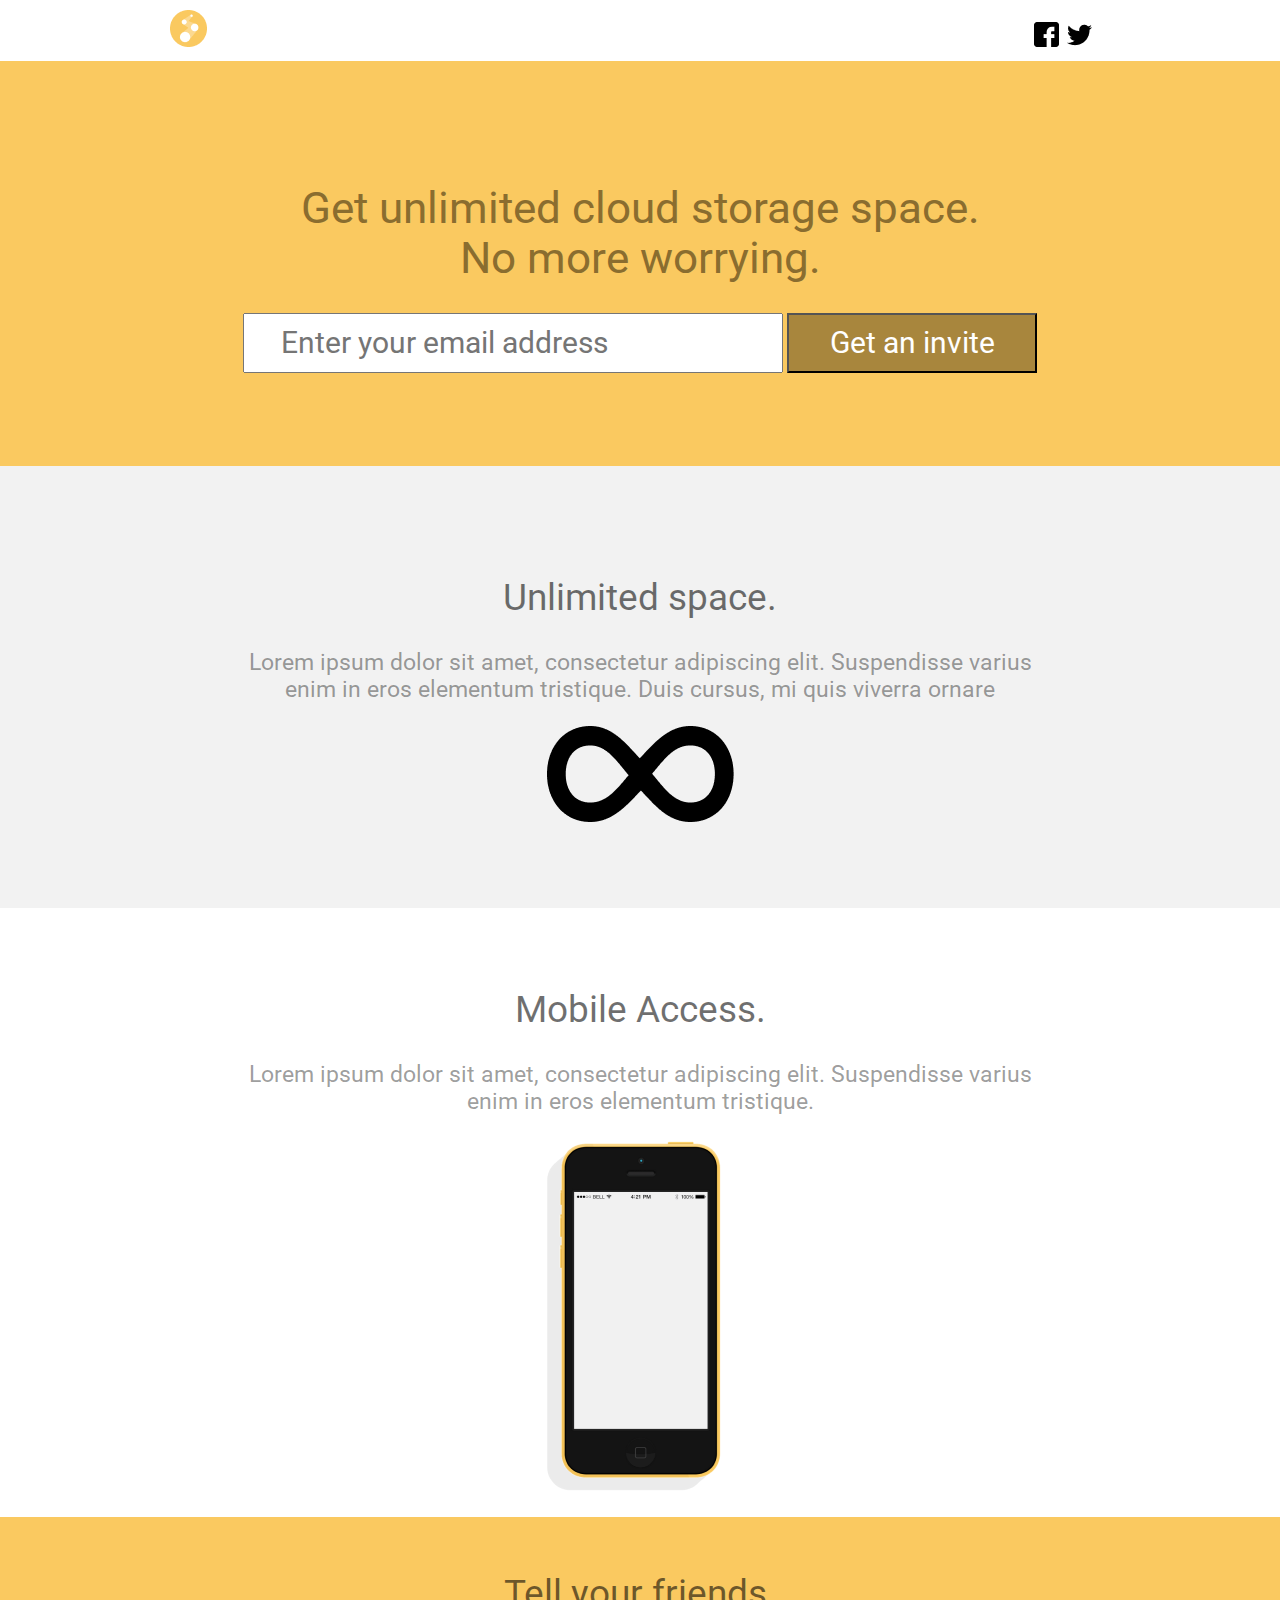
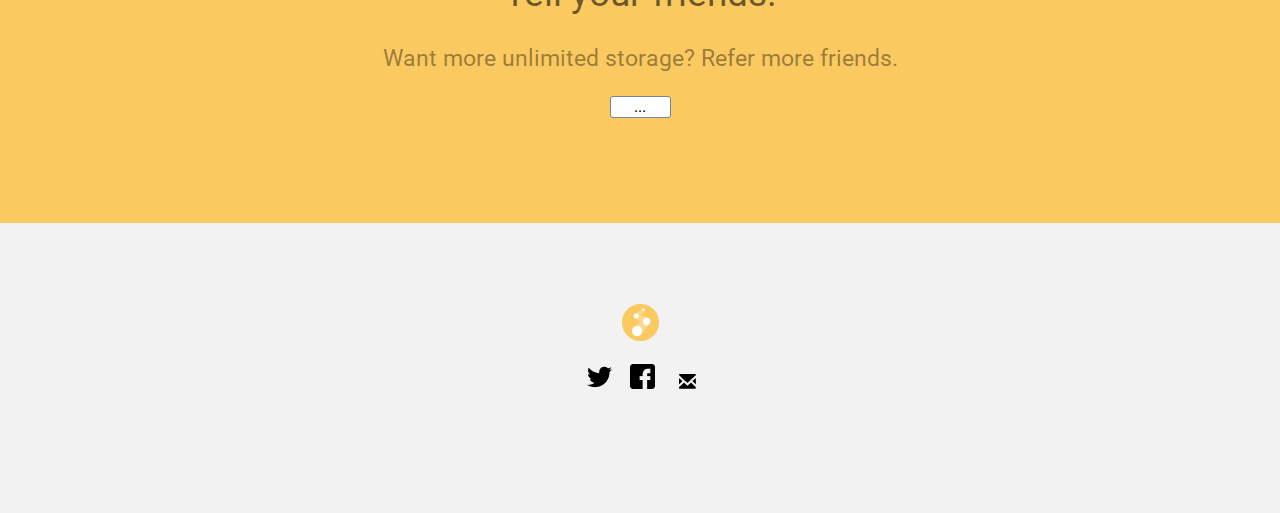
<file: HW3/index.html>
<!DOCTYPE html>
<html lang="en">
<head>
    <meta charset="UTF-8">
    <meta http-equiv="X-UA-Compatible" content="IE=edge">
    <meta name="viewport" content="width=device-width, initial-scale=1.0">
    <title>Document</title>
    <link rel="preconnect" href="https://fonts.googleapis.com">
    <link rel="preconnect" href="https://fonts.gstatic.com" crossorigin>
    <link href="https://fonts.googleapis.com/css2?family=Roboto:wght@100;300;400;500;700;900&display=swap" rel="stylesheet">
    <link rel="stylesheet" href="normalize.css">
    <link rel="stylesheet" href="style.css"> 
</head>
<body>
    <header>
    <div class="wrapper">

        <div class="logo">
      <img src="img/logoheader.png" alt="logo">
        </div>
        <div class="links"> 
            <div class="fb">
            <a href="https://www.facebook.com/ProgAcademyUkraine/">
                <img src="img/fb.png" alt="fb">
            </a>
        </div>
        <div class="tw">
            <a href="https://twitter.com/ITPro">
                <img src="img/Twiter.png" alt="tw">
            </a>
        </div>
        </div>
    </div>
    </header>

   <main>
    
<div class="wrapper1">
    <h1>Get unlimited cloud storage space. <br> No more worrying.</h1>

<form action="">
    <input type="email" placeholder="Enter your email address">
    <input type="submit" value="Get an invite">
</form>
</div>

<div class="wrapper2">
    <h2>Unlimited space. </h2>
<p>Lorem ipsum dolor sit amet, consectetur adipiscing elit. Suspendisse varius <br>
     enim in eros elementum tristique. Duis cursus, mi quis viverra ornare</p>

<img src="img/infinity-icon.png" alt="infinity-icon">
</div>

<div class="wrapper3">
    <h2>Mobile Access.</h2>
    <p>Lorem ipsum dolor sit amet, consectetur adipiscing elit. Suspendisse varius <br>
         enim in eros elementum tristique.</p>

         <img src="img/Mobile.png" alt="Mobile">
</div>

<div class="wrapper4">
    <h2>Tell your friends.</h2>
 <p>Want more unlimited storage? Refer more friends.</p>

 <form action="">
    <input type="button" value="...">
 </form>
</div>

   </main>


    <footer>
        <div class="logo2">
          <img src="img/logoheader.png" alt="logo2">
        </div>
        <br>

        <div class="link2">
            <a id="tw" href="https://twitter.com/ITPro">
                <img src="img/Twiter.png" alt="tw">
            </a>


            <a id="fb" href="https://www.facebook.com/ProgAcademyUkraine/">
                <img src="img/fb.png" alt="fb">
            </a>
            <a id="mail" href="info@prog.academy">
                <!-- Why doesn't the email page open? -->
                <img src="img/Mail.png" alt="Mail">
            </a>

        </div>
    

        </a>
    </footer>
</body>
</html>
</file>
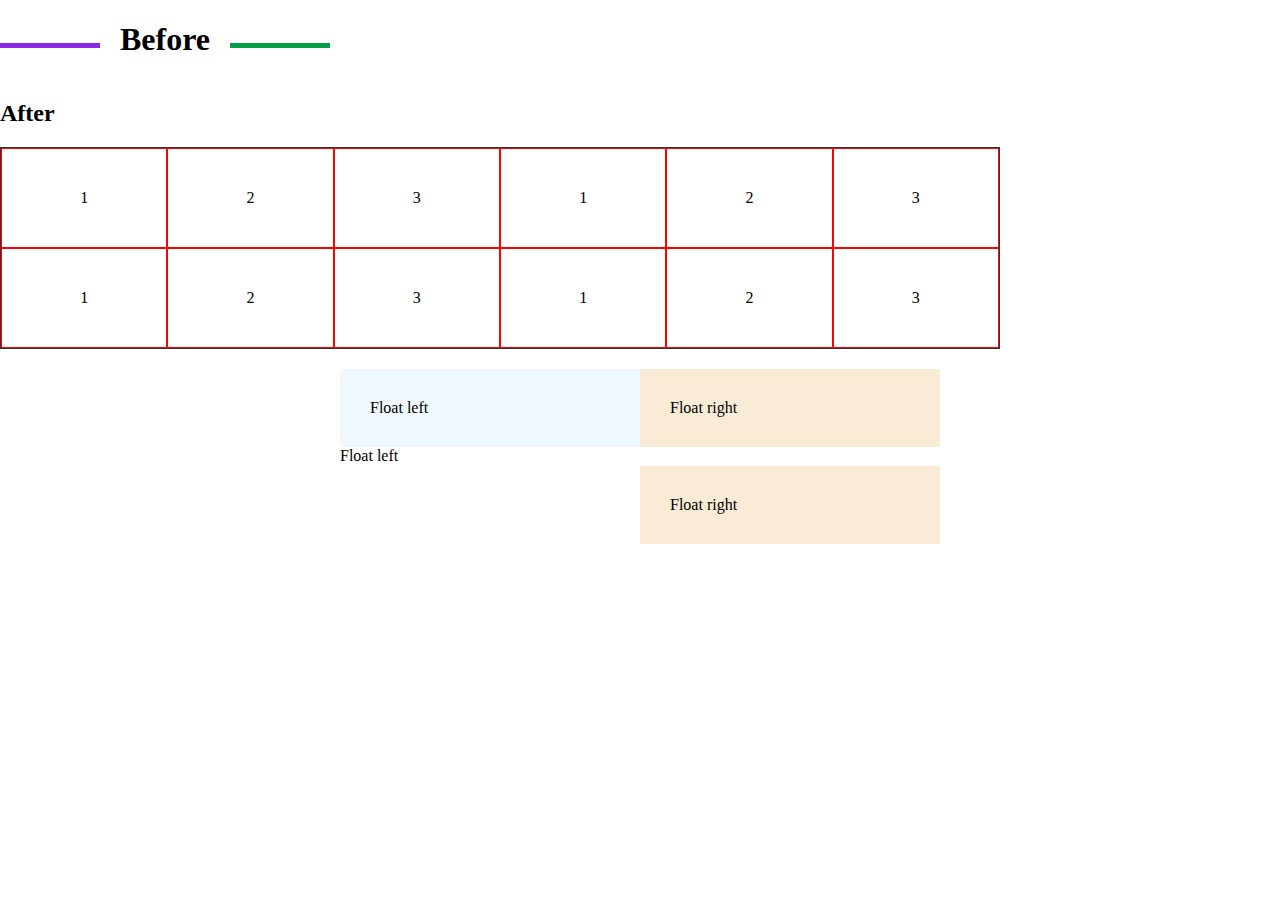
<file: HW5/index.html>
<!DOCTYPE html>
<html lang="en">
<head>
    <meta charset="UTF-8">
    <meta http-equiv="X-UA-Compatible" content="IE=edge">
    <meta name="viewport" content="width=device-width, initial-scale=1.0">
    <link rel="stylesheet" href="css/normalize.css">
    <link rel="stylesheet" href="css/style.css">
    <title>Document</title>
</head>
<body>
    <h1>
        Before
    </h1>
    <h2>
        After
    </h2>
    <div class="table">
        <div class="row">
            <div class="cell">1</div>
            <div class="cell">2</div>
            <div class="cell">3</div>
            <div class="cell">1</div>
            <div class="cell">2</div>
            <div class="cell">3</div>
        </div>
        <div class="row">
            <div class="cell">1</div>
            <div class="cell">2</div>
            <div class="cell">3</div>
            <div class="cell">1</div>
            <div class="cell">2</div>
            <div class="cell">3</div>
        </div>
    </div>
    
<div class="float-block">
    <div class="first">Float left</div>

    <div class="second">Float right</div>
</div>



<div class="float-block">
    <div class="c">Float left</div>

    <div class="second">Float right</div>
</div>



</body>
</html>
</file>
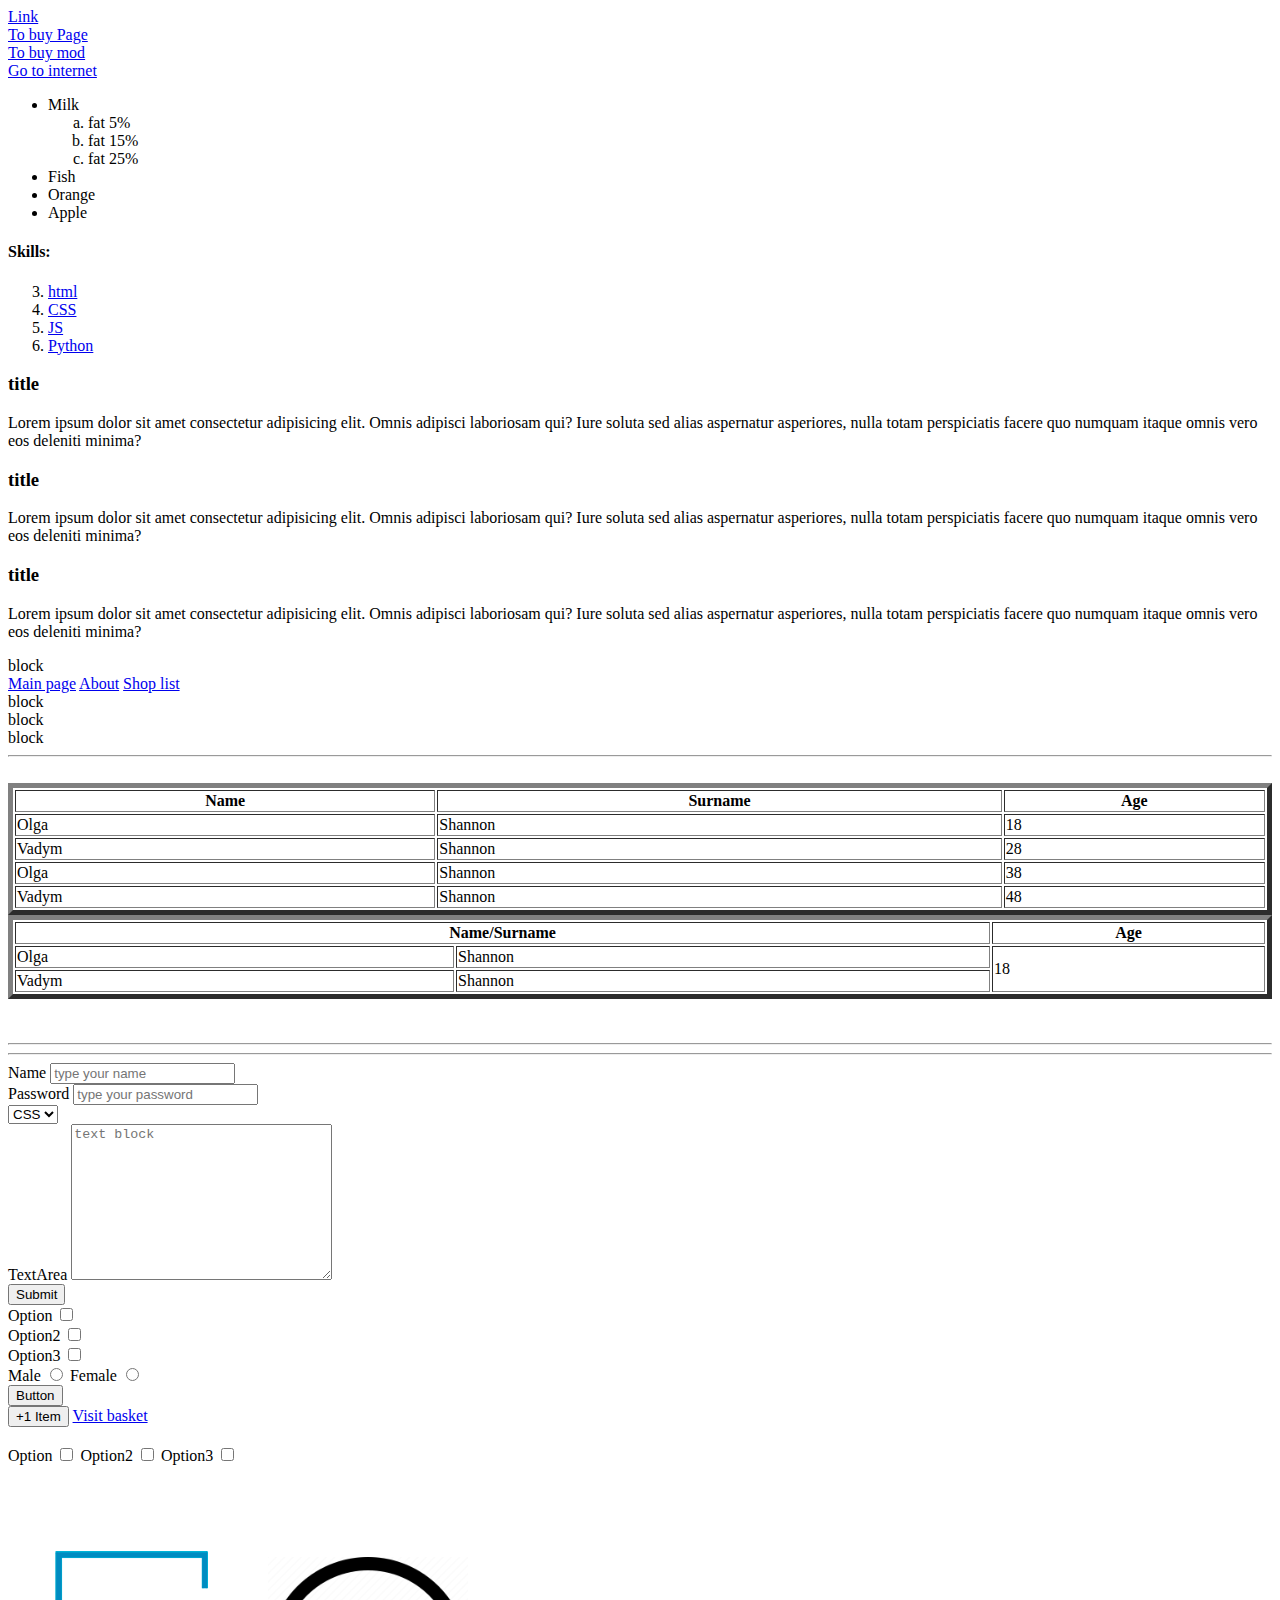
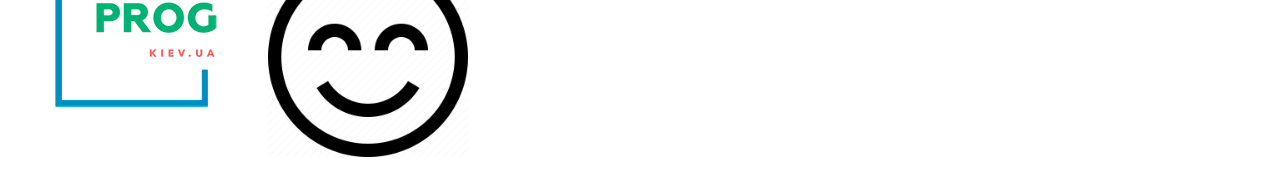
<file: 02/Online lesson 2/index.html>
<!DOCTYPE html>
<html lang="en">
  <head>
    <meta charset="UTF-8" />
    <meta http-equiv="X-UA-Compatible" content="IE=edge" />
    <meta name="viewport" content="width=device-width, initial-scale=1.0" />
    <title>Online lesson 2</title>
  </head>
  <body>
    <a href="#">Link</a>
    <br />
    <a href="html/buy.html">To buy Page</a>
    <br />

    <a href="html/buy.html" target="_blank">To buy mod</a>
    <br />
    <a
      href="https://w3schoolsua.github.io/html/html_form_input_types.html"
      target="_blank"
      >Go to internet</a
    >
    <ul>
      <li>
        Milk
        <ol type="a">
          <li>fat 5%</li>
          <li>fat 15%</li>
          <li>fat 25%</li>
        </ol>
      </li>
      <li>Fish</li>
      <li>Orange</li>
      <li>Apple</li>
    </ul>

    <h4>Skills:</h4>

    <ol start="3">
      <li>
        <a href="#"> html</a>
      </li>

      <li>
        <a href="#">CSS</a>
      </li>
      <li><a href="#">JS</a></li>
      <li><a href="#">Python</a></li>
    </ol>

    <div>
      <h3>title</h3>
      <p>
        Lorem ipsum dolor sit amet consectetur adipisicing elit. Omnis adipisci
        laboriosam qui? Iure soluta sed alias aspernatur asperiores, nulla totam
        perspiciatis facere quo numquam itaque omnis vero eos deleniti minima?
      </p>
    </div>

    <div>
      <h3>title</h3>
      <p>
        Lorem ipsum dolor sit amet consectetur adipisicing elit. Omnis adipisci
        laboriosam qui? Iure soluta sed alias aspernatur asperiores, nulla totam
        perspiciatis facere quo numquam itaque omnis vero eos deleniti minima?
      </p>
    </div>

    <div>
      <h3>title</h3>
      <p>
        Lorem ipsum dolor sit amet consectetur adipisicing elit. Omnis adipisci
        laboriosam qui? Iure soluta sed alias aspernatur asperiores, nulla totam
        perspiciatis facere quo numquam itaque omnis vero eos deleniti minima?
      </p>
    </div>

    <header>
      block

      <nav>
        <a href="#">Main page</a>
        <a href="#">About</a>
        <a href="#">Shop list </a>
      </nav>
    </header>

    <section>block</section>
    <main>block</main>

    <footer>block</footer>
    <hr />
    <br />
    <table border="5" style="width: 100%">
      <thead>
        <tr>
          <th>Name</th>
          <th>Surname</th>
          <th>Age</th>
        </tr>
      </thead>

      <tbody>
        <tr>
          <td>Olga</td>
          <td>Shannon</td>
          <td>18</td>
        </tr>

        <tr>
          <td>Vadym</td>
          <td>Shannon</td>
          <td>28</td>
        </tr>

        <tr>
          <td>Olga</td>
          <td>Shannon</td>
          <td>38</td>
        </tr>

        <tr>
          <td>Vadym</td>
          <td>Shannon</td>
          <td>48</td>
        </tr>
      </tbody>
    </table>

    <table border="5" style="width: 100%">
      <thead>
        <tr>
          <th colspan="2">Name/Surname</th>
          <th>Age</th>
        </tr>
      </thead>

      <tbody>
        <tr>
          <td>Olga</td>
          <td>Shannon</td>
          <td rowspan="2">18</td>
        </tr>

        <tr>
          <td>Vadym</td>
          <td>Shannon</td>
        </tr>
      </tbody>
    </table>
    <br />
    <br />
    <hr />
    <hr />
    <form action="">
      <div>
        <label for="name">Name</label>

        <input id="name" placeholder="type your name" type="text" />
      </div>
      <div>
        <label for="password">Password</label>

        <input id="password" placeholder="type your password" type="password" />
      </div>

      <div>
        <select name="" id="">
          <option value="01">Html</option>
          <option selected value="02">CSS</option>
          <option disabled value="03">JS</option>
        </select>
      </div>

      <div>
        <label for="text - block">TextArea</label>
        <textarea
          placeholder="text block"
          name=""
          id="text - block"
          cols="30"
          rows="10"
        ></textarea>
      </div>

      <div>
        <input type="submit" />
      </div>

      <div>
        <label for="check1">Option</label>
        <input type="checkbox" id="check1" />
      </div>

      <div>
        <label for="check2">Option2</label>
        <input type="checkbox" id="check2" />
      </div>

      <div>
        <label for="check3">Option3</label>
        <input type="checkbox" id="check3" />
      </div>

      <div>
        <label for="male">Male</label>
        <input type="radio" name="gender" id="male" />
        <label for="female">Female</label>
        <input type="radio" name="gender" id="female" />
      </div>

      <div>
        <button>Button</button>
      </div>
    </form>
    <button>+1 Item</button>
    <a href="#">Visit basket</a>
    <br />
    <br />

    <form action="">
      <div>
        <label for="check1">Option</label>
        <input type="checkbox" id="check1" />

        <label for="check2">Option2</label>
        <input type="checkbox" id="check2" />

        <label for="check3">Option3</label>
        <input type="checkbox" id="check3" />
      </div>
    </form>
    <br />
    <br />

    <div>
      <img src="img/logoK.png" alt="Course logo" />
      <img width="200" height="200" src="smile.png" alt="Smile Face" />
    </div>
  </body>
</html>
</file>
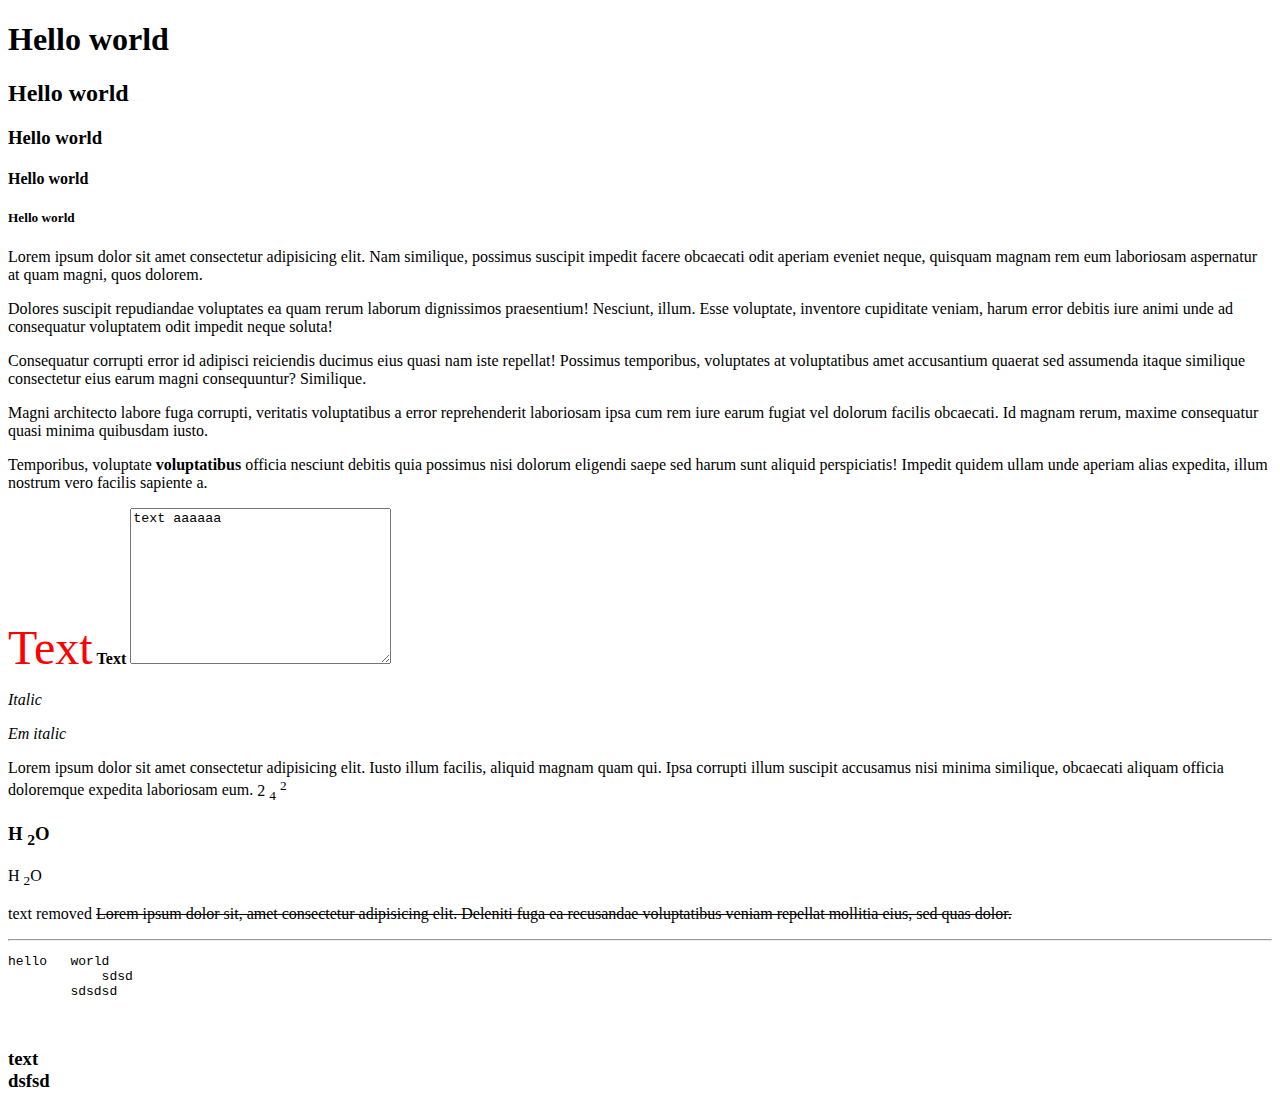
<file: test.html>
<!DOCTYPE html>
<html lang="en">
  <head>
    <meta charset="UTF-8" />
    <meta http-equiv="X-UA-Compatible" content="IE=edge" />
    <meta name="viewport" content="width=device-width, initial-scale=1.0" />
    <title>Document</title>
  </head>
  <body>
    <h1>Hello world</h1>
    <h2>Hello world</h2>
    <h3>Hello world</h3>
    <h4>Hello world</h4>
    <h5>Hello world</h5>

    <p>
      Lorem ipsum dolor sit amet consectetur adipisicing elit. Nam similique,
      possimus suscipit impedit facere obcaecati odit aperiam eveniet neque,
      quisquam magnam rem eum laboriosam aspernatur at quam magni, quos dolorem.
    </p>
    <p>
      Dolores suscipit repudiandae voluptates ea quam rerum laborum dignissimos
      praesentium! Nesciunt, illum. Esse voluptate, inventore cupiditate veniam,
      harum error debitis iure animi unde ad consequatur voluptatem odit impedit
      neque soluta!
    </p>
    <p>
      Consequatur corrupti error id adipisci reiciendis ducimus eius quasi nam
      iste repellat! Possimus temporibus, voluptates at voluptatibus amet
      accusantium quaerat sed assumenda itaque similique consectetur eius earum
      magni consequuntur? Similique.
    </p>
    <p>
      Magni architecto labore fuga corrupti, veritatis voluptatibus a error
      reprehenderit laboriosam ipsa cum rem iure earum fugiat vel dolorum
      facilis obcaecati. Id magnam rerum, maxime consequatur quasi minima
      quibusdam iusto.
    </p>
    <p>
      Temporibus, voluptate <strong>voluptatibus</strong> officia nesciunt
      debitis quia possimus nisi dolorum eligendi saepe sed harum sunt aliquid
      perspiciatis! Impedit quidem ullam unde aperiam alias expedita, illum
      nostrum vero facilis sapiente a.
    </p>

    <font size="35" color="red">Text</font>

    <b>Text</b>

    <strong>
      <textarea name="text" id="" cols="30" rows="10">text aaaaaa</textarea>
    </strong>

    <p>
      <i>Italic</i>
    </p>
    <p><em>Em italic</em></p>

    <span>
      Lorem ipsum dolor sit amet consectetur adipisicing elit. Iusto illum
      facilis, aliquid magnam quam qui. Ipsa corrupti illum suscipit accusamus
      nisi minima similique, obcaecati aliquam officia doloremque expedita
      laboriosam eum.
    </span>

    <span> 2 <sub>4</sub> <sup>2</sup> </span>

    <h3>H <sub>2</sub>O</h3>
    <p>H <sub>2</sub>O</p>

    <p>
      text removed
      <del
        >Lorem ipsum dolor sit, amet consectetur adipisicing elit. Deleniti fuga
        ea recusandae voluptatibus veniam repellat mollitia eius, sed quas
        dolor.</del
      >
    </p>

    <hr />

    <pre>
hello   world
            sdsd 
        sdsdsd
        
    </pre>
    <h3>
      text <br />
      dsfsd <br />
    </h3>
  </body>
</html>
</file>
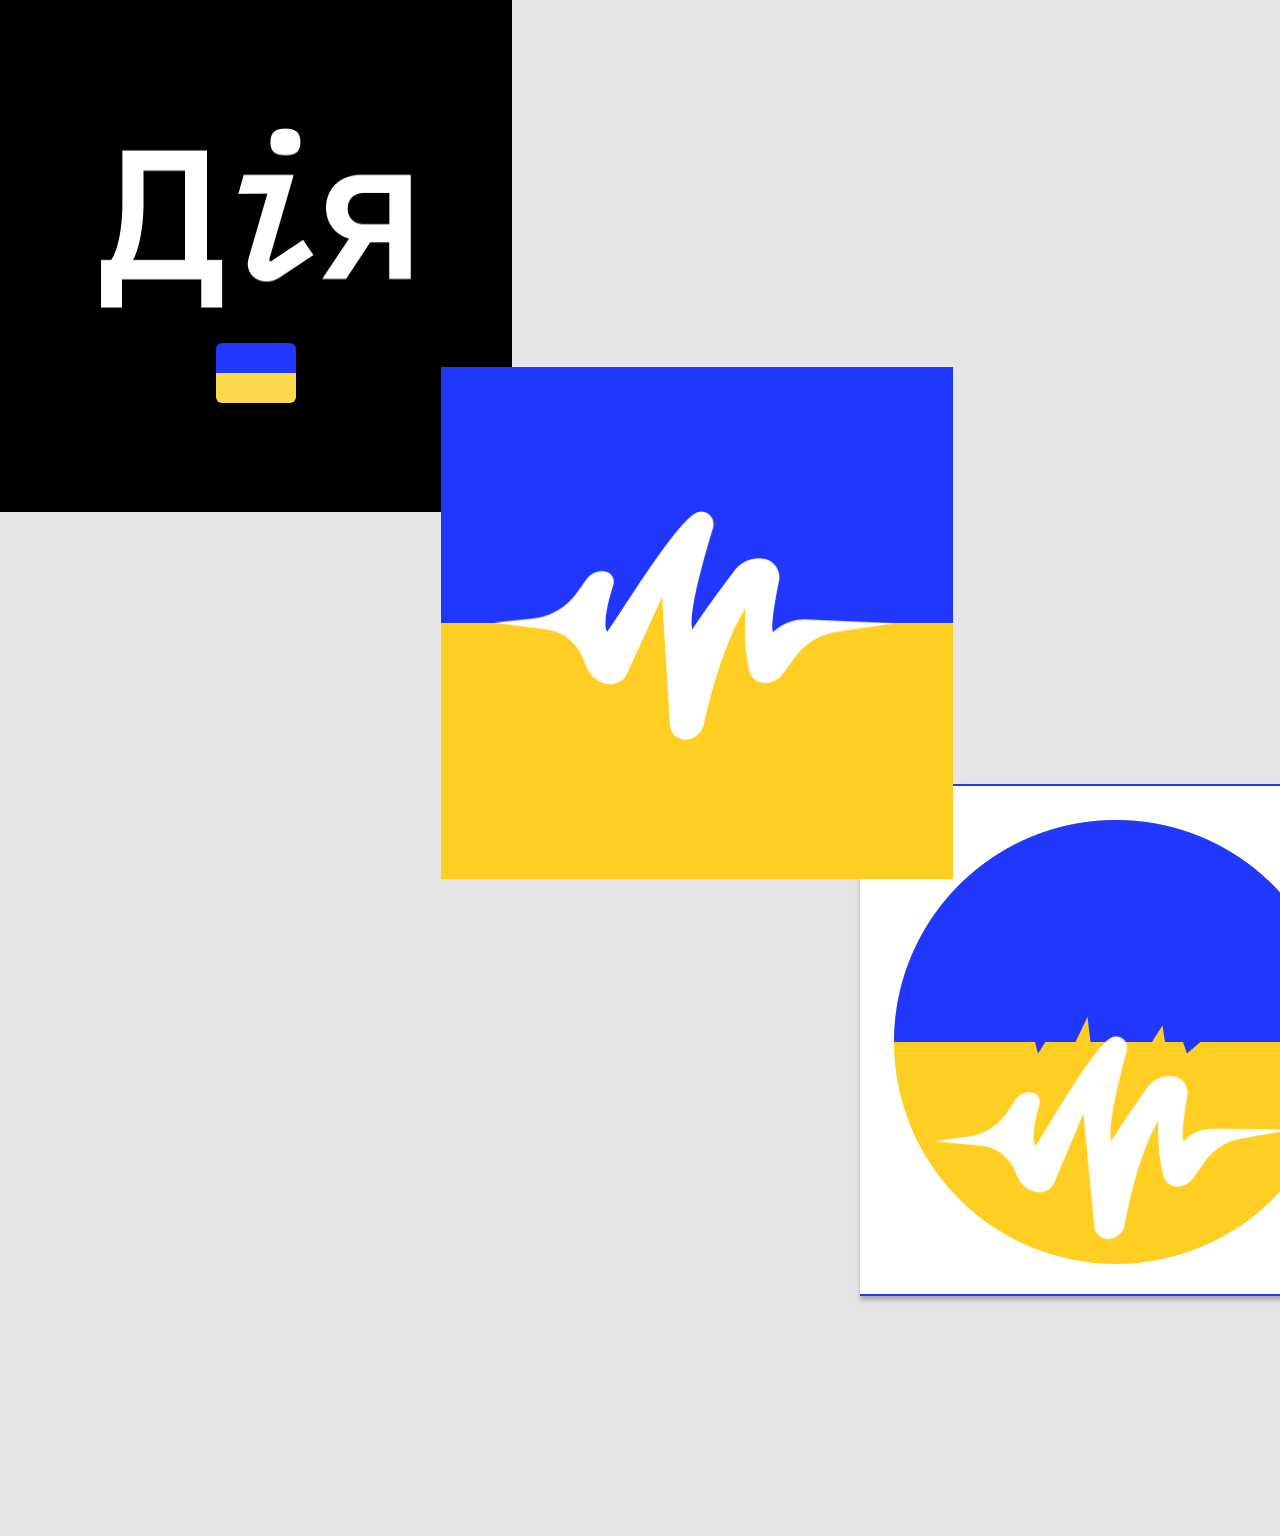
<file: HW4/index1.html>
<!DOCTYPE html>
<html lang="en">
<head>
    <meta charset="UTF-8">
    <meta http-equiv="X-UA-Compatible" content="IE=edge">
    <meta name="viewport" content="width=device-width, initial-scale=1.0">
    <title>Document</title>
    <link rel="stylesheet" href="style1.css">
    <link rel="stylesheet" href="normalize.css">
</head>
<body>
    <div class="Diia">
        <img src="img/Diia.png" class="img1" alt="Diia">
        <!-- <div class="Vector">Дія</div> не працює??-->
    </div>
   
    <div class="Diia-Flag">
        <!-- <img src="img/Diia-Flag.png" alt="Diia-Flag"> -->
        </div>



<div class="Square">
<img src="img/Blue.png" class="img2" alt="Blue">
<!-- <div class="rectangle"></div> -->

<img src="img/Glyph.png" class="img3" alt="Glyph">
</div>




<div class="Circle">

    <div class="blueSircle">
<img src="img/Blue Circle.png" class="img4" alt="BlueCircle">
</div>

<div class="border"></div>
<img src="img/Glyph (1).png" class="img5" alt="Glyph">


</div>



</body>
</html>
</file>
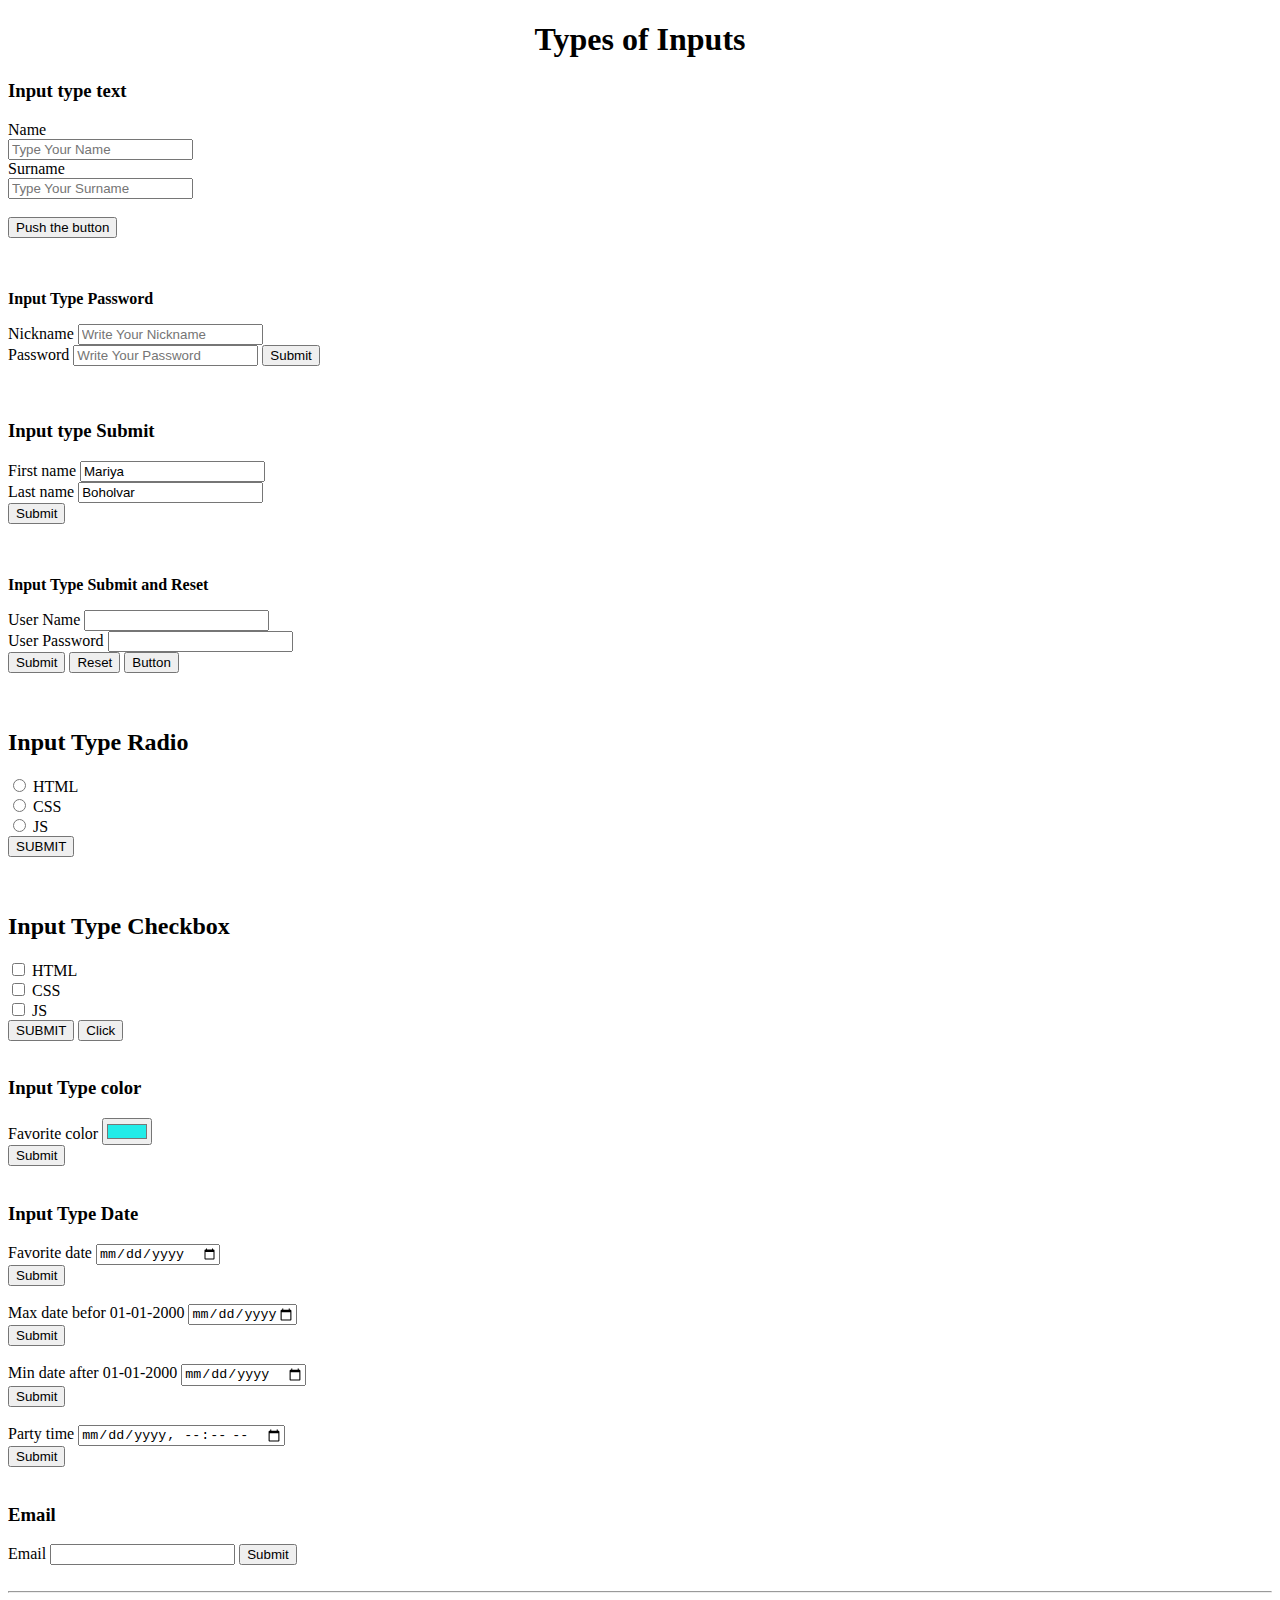
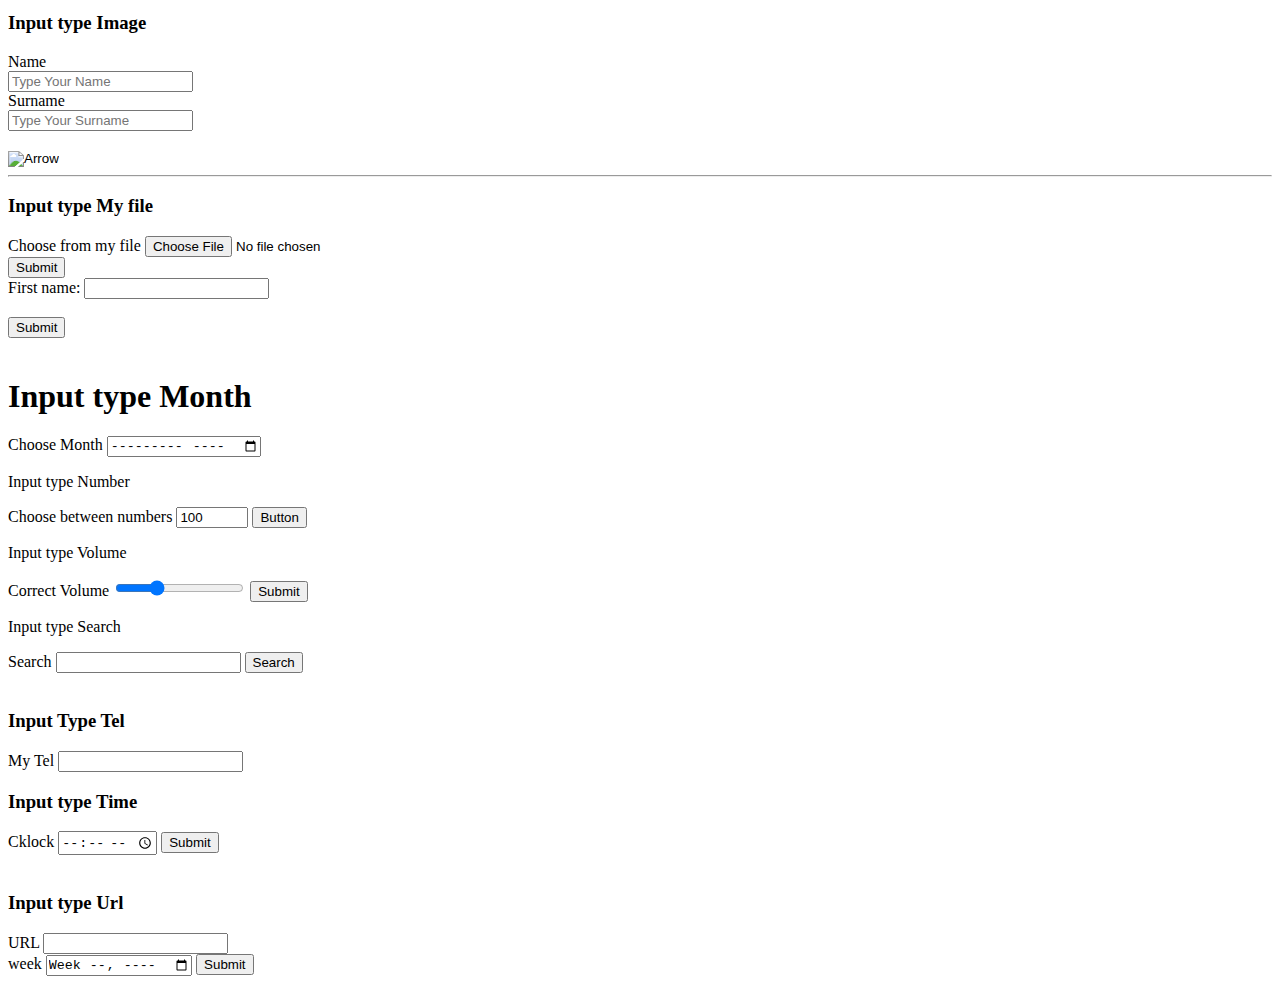
<file: 02/Home work 2/Inputs/inputs.html>
<!DOCTYPE html>
<html lang="en">
  <head>
    <meta charset="UTF-8" />
    <meta http-equiv="X-UA-Compatible" content="IE=edge" />
    <meta name="viewport" content="width=device-width, initial-scale=1.0" />
    <title>Types of inputs</title>
  </head>
  <body>
    <h1 style="text-align: center">
      <strong>Types of Inputs</strong>
    </h1>
    <form action="">
      <div>
        <h3><strong>Input type text</strong></h3>
        <label for="name">Name</label><br />
        <input type="text" id="name" placeholder="Type Your Name" /><br />
        <label for="sname">Surname</label><br />
        <input type="text" id="sname" placeholder="Type Your Surname" /><br />
        <br />
        <input type="button" value="Push the button" />
      </div>

      <br />
      <br />

      <div>
        <p><strong>Input Type Password</strong></p>
        <label for="nickname">Nickname</label>
        <input
          type="text"
          name="nickname"
          id="nickname"
          placeholder="Write Your Nickname"
        />
        <br />
        <label for="password">Password</label>
        <input
          type="password"
          name="password"
          id="password"
          placeholder="Write Your Password"
        />
        <input type="submit" value="Submit" />
      </div>

      <br />
      <br />

      <div>
        <h3>Input type Submit</h3>
        <label for="fname">First name</label>
        <input type="text" name="fname" id="fname" value="Mariya" />
        <br />
        <label for="lname">Last name</label>
        <input type="text" name="lname" id="lname" value="Boholvar" />
        <br />
        <input type="submit" value="Submit" />
      </div>
    </form>

    <br />
    <br />

    <form action="">
      <div>
        <p><strong>Input Type Submit and Reset</strong></p>
        <label for="user">User Name</label>
        <input type="text" id="user" />
        <br />
        <label for="user password">User Password</label>
        <input type="password" id="user password" />
        <br />
        <input type="submit" value="Submit" onclick="alert('Thanks')" />
        <input type="reset" value="Reset" onclick="alert('Thanks')" />
        <input type="button" value="Button" onclick="alert('Thanks')" />
      </div>
      <br />
      <br />

      <div>
        <h2>Input Type Radio</h2>

        <input type="radio" id="html" name="radio" />
        <label for="html">HTML</label>
        <br />
        <input type="radio" id="css" name="radio" />
        <label for="css">CSS</label>
        <br />
        <input type="radio" id="js" name="radio" />
        <label for="js">JS</label>
        <br />

        <input type="submit" value="SUBMIT" />
      </div>
      <br />
      <br />

      <div>
        <h2>Input Type Checkbox</h2>

        <input type="checkbox" id="check1" name="checkbox" />
        <label for="check1">HTML</label>
        <br />
        <input type="checkbox" id="check2" name="checkbox" />
        <label for="check2">CSS</label>
        <br />
        <input type="checkbox" id="check3" name="checkbox" />
        <label for="check3">JS</label>
        <br />
        <input type="submit" value="SUBMIT" />
        <input type="button" value="Click" onclick="alert('Good job')" />
      </div>
      <br />

      <div>
        <h3>Input Type color</h3>

        <label for="favcolor">Favorite color</label>
        <input type="color" name="favcolor" id="favcolor" value="#22ECE8" />
        <br />
        <input type="submit" value="Submit" />
      </div>
      <br />
      <div>
        <h3>Input Type Date</h3>

        <label for="favdate">Favorite date</label>
        <input type="date" name="favdate" id="favdate" />
        <br />
        <input type="submit" value="Submit" />
        <br />
        <br />

        <label for="datemax">Max date befor 01-01-2000</label>
        <input type="date" name="datemax" id="datemax" max="2000-01-01" />
        <br />
        <input type="submit" value="Submit" />

        <br />
        <br />
        <label for="mindate">Min date after 01-01-2000</label>
        <input type="date" name="mindate" id="mindate" min="2000-01-01" />
        <br />
        <input type="submit" value="Submit" />

        <br />
        <br />
        <label for="party">Party time</label>
        <input type="datetime-local" name="party" id="party" />
        <br />
        <input type="submit" value="Submit" />
      </div>
      <br />

      <div>
        <h3>Email</h3>
        <label for="email">Email</label>
        <input type="email" name="email" id="email" />
        <!-- <input type="hidden" id="custEmail" name="custEmail" value="100" /> Не зрозумів, як саме працює input - Hiden$$-->

        <input type="submit" value="Submit" />
      </div>

      <br />
      <hr />
      <div>
        <h3><strong>Input type Image</strong></h3>
        <label for="name 1">Name</label><br />
        <input type="text" id="name 1" placeholder="Type Your Name" /><br />
        <label for="sname 1">Surname</label><br />
        <input type="text" id="sname 1" placeholder="Type Your Surname" /><br />
        <br />
        <input
          type="image"
          src="https://www.w3schools.com/html/img_submit.gif"
          alt="Arrow"
        />
        <br />
        <hr />
        <h3>Input type My file</h3>
        <label for="myfile">Choose from my file</label>
        <input type="file" id="myfile" name="myfile" />
        <br />
        <input type="button" value="Submit" />
      </div>

      <div>
        <label for="fname">First name:</label>
        <input type="text" id="fname" name="fname" /><br /><br />
        <input type="hidden" id="custId" name="custId" value="3487" />
        <input type="submit" value="Submit" />
      </div>

      <br />
      <di>
        <h1>Input type Month</h1>
        <label name="Month">Choose Month</label>
        <input type="month" id="Month" name="Month" />
      </di>

      <br />
      <di>
        <p>Input type Number</p>
        <label name="numbers">Choose between numbers</label>
        <input
          type="number"
          id="numbers"
          name="numbers"
          min="-500"
          max="500"
          step="50"
          value="100"
        />
        <input type="submit" value="Button" />
      </di>
      <br />
      <di>
        <p>Input type Volume</p>
        <label name="Volume">Correct Volume</label>
        <input
          type="range"
          id="Volume"
          name="Volume"
          min="0"
          max="100"
          value="30"
        />
        <input type="submit" value="Submit" />
      </di>
      <br />
      <div>
        <p>Input type Search</p>
        <label name="GSaerch">Search</label>
        <input type="search" id="GSaerch" />
        <input type="submit" value="Search" />
      </div>
      <br />
      <h3>Input Type Tel</h3>
      <label for="mytel">My Tel</label>
      <input
        type="tel"
        id="mytel"
        name="mytel"
        pattern="[0-9]{3}-[0-9]{2}-[0-9]{3}"
        required
      />
      <br />
      <h3>Input type Time</h3>
      <div>
        <label for="cklock">Cklock</label>
        <input type="time" id="cklock" name="cklock" />
        <input type="button" value="Submit" />
      </div>

      <br />
      <h3>Input type Url</h3>
      <div>
        <label for="homepage">URL</label>
        <input type="url" id="homepage" name="homepage" />
        <br />
        <label for="week">week</label>
        <input type="week" id="week" />
        <input type="button" value="Submit" />
      </div>
    </form>
  </body>
</html>
</file>
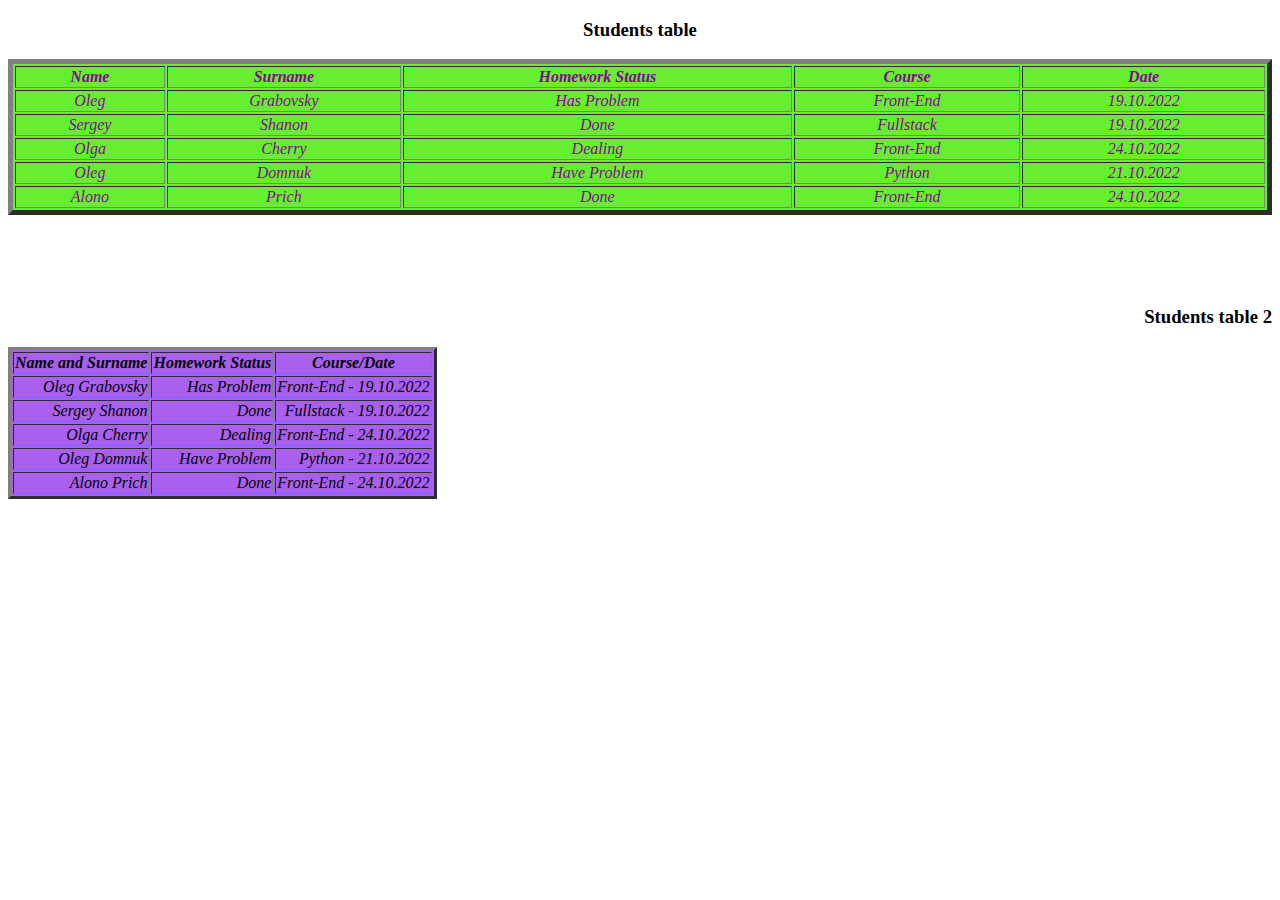
<file: 02/Home work 2/Table/Tables.html>
<!DOCTYPE html>
<html lang="en">
  <head>
    <meta charset="UTF-8" />
    <meta http-equiv="X-UA-Compatible" content="IE=edge" />
    <meta name="viewport" content="width=device-width, initial-scale=1.0" />
    <title>Table</title>
    <link rel="stylesheet" href="Style/Table.css" />
  </head>

  <body>
    <header>
      <h3 style="text-align: center">Students table</h3>
    </header>
    <table
      border="5"
      style="width: 100%; color: rgb(137, 5, 149); text-align: center"
    >
      <thead>
        <tr>
          <th>Name</th>
          <th>Surname</th>
          <th>Homework Status</th>
          <th>Course</th>
          <th>Date</th>
        </tr>
      </thead>

      <tbody>
        <tr>
          <td>Oleg</td>
          <td>Grabovsky</td>
          <td>Has Problem</td>
          <td>Front-End</td>
          <td>19.10.2022</td>
        </tr>

        <tr>
          <td>Sergey</td>
          <td>Shanon</td>
          <td>Done</td>
          <td>Fullstack</td>
          <td>19.10.2022</td>
        </tr>

        <tr>
          <td>Olga</td>
          <td>Cherry</td>
          <td>Dealing</td>
          <td>Front-End</td>
          <td>24.10.2022</td>
        </tr>

        <tr>
          <td>Oleg</td>
          <td>Domnuk</td>
          <td>Have Problem</td>
          <td>Python</td>
          <td>21.10.2022</td>
        </tr>

        <tr>
          <td>Alono</td>
          <td>Prich</td>
          <td>Done</td>
          <td>Front-End</td>
          <td>24.10.2022</td>
        </tr>
      </tbody>
    </table>
    <br /><br /><br /><br />

    <header>
      <h3 style="text-align: right">Students table 2</h3>
    </header>
    <table
      border="3"
      style="width: max-content; background-color: rgb(170, 96, 239)"
    >
      <thead>
        <tr>
          <th colspan="2">Name and Surname</th>
          <th>Homework Status</th>
          <th colspan="2">Course/Date</th>
        </tr>
      </thead>

      <tbody>
        <tr align="right">
          <td colspan="2">Oleg Grabovsky</td>
          <td>Has Problem</td>
          <td colspan="2">Front-End - 19.10.2022</td>
        </tr>

        <tr align="right">
          <td colspan="2">Sergey Shanon</td>
          <td>Done</td>
          <td colspan="2">Fullstack - 19.10.2022</td>
        </tr>

        <tr align="right">
          <td colspan="2">Olga Cherry</td>
          <td>Dealing</td>
          <td colspan="2">Front-End - 24.10.2022</td>
        </tr>

        <tr align="right">
          <td colspan="2">Oleg Domnuk</td>
          <td>Have Problem</td>
          <td colspan="2">Python - 21.10.2022</td>
        </tr>

        <tr align="right">
          <td colspan="2">Alono Prich</td>
          <td>Done</td>
          <td colspan="2">Front-End - 24.10.2022</td>
        </tr>
      </tbody>
    </table>
  </body>
</html>
</file>
<file: HW3/style.css>
*{
    box-sizing: border-box;
}

body, html{
    font-family: 'Roboto', sans-serif;
}

header{
    background-color: #fff;
    padding: 10px 0;
    
}

.wrapper{
    width: 940px;
    margin: 0 auto;
    }

    .logo,
    .links{
        width: 460px;
        display: inline-block;
        
    }

    .links{
       text-align: right;
    }

    .tw,
    .fb{
        display: inline-block;
        }

        main,
        footer{
            text-align: center;
        }

        .wrapper1{
        background-color: #FAC960;
        padding-top: 91.8px;
        padding-bottom: 92.2px;
            }

            h1{
            color: #8A6D2F;
            font-weight: 400;
            font-size: 44px;
            /* line-height: 54px; */
            }

input[type=email]{
    
    width: 540px;
    line-height: 54px;
    padding-left: 36px;
    font-weight: 400;
    font-size: 30px;
    color: #999999;
       
}

input[type=submit]{
    width: 250px;    
    font-weight: 400;
    font-size: 30px;
    line-height: 54px;
    background-color: #A8863D;
    color: #FFFFFF;

    /* Maxim, hi! Can you please explain why border of this input is black ?? Should I use - border-block-color?*/
}

.wrapper2{
    background-color: #F2F2F2;
    padding-top: 80.8px;
    padding-bottom: 81.63px;
}

h2{
    color: rgba(0, 0, 0, 0.56);
    font-weight: 400;
    font-size: 37px;
}

p{
    color: rgba(0, 0, 0, 0.4);
    font-weight: 400;
font-size: 23px;

}

.wrapper3{
    padding-top: 50px;
    padding-bottom: 20px;
}

.wrapper4{

    background: #FAC960;
    padding-top: 25px;
    padding-bottom: 105px;
}

input[type=button] {
    width: 61px;
    height: 22px;
    background: #FFFFFF;
border: 1px solid #758696;
border-radius: 3px;
}

a{
    text-decoration: none;
}


footer{
    padding-top: 81px;
    padding-bottom: 120px;
    background: rgba(242, 242, 242, 1);
}

#tw{
    width: 22px;
    height: 18px;
    left: calc(50% - 22px/2 - 39px);
    top: 60.62px;
    margin-right: 10px;
}
#fb{
    width: 21px;
    height: 17px;
    left: calc(50% - 21px/2 + 0.5px);
    top: 60.62px;
    margin-right: 15px
}
#mail{
    width: 21px;
    height: 17px;
    left: calc(50% - 21px/2 + 39.5px);
    top: 60.62px;
    margin-left: 3px
}
/* Why mail icon is so small ? */
</file>
<file: HW5/css/style.css>
*{
    box-sizing: border-box;
}

h1{
    position: relative;
    /* text-align: center; */
    padding: 0 120px;
    display: inline-block;
}

h1::before{
    content: "";
    display: block;
    position: absolute;
    background-color: blueviolet;
    font-size: 20px;
    width: 100px;
    height: 5px;
    bottom: 10px;
    left: 0;
}

h1::after{
    content: "";
    display: block;
    position: absolute;
    background-color: rgb(7, 156, 72);
    font-size: 20px;
    width: 100px;
    height: 5px;
    bottom: 10px;
    right: 0;
}

.table{
    display: table;
    width: 1000px;
    border: 1px solid #333;
    text-align: center;
}

.row{
    display: table-row;
}

.cell{
    display: table-cell;
    border: 1px solid red;
    vertical-align: middle;
}

.cell:first-child{
    height: 100px;
}

.float-block{
    margin: 20px auto;
    /* border:  2px solid red; */
    width: 600px; 

}

.first,
.second{
    width: 300px;
    padding: 30px;
}

.first{
    float: left;
    background-color: aliceblue;
}

.second{
    float: right;
    background-color: antiquewhite;
}
</file>
<file: HW4/style1.css>
*{
    box-sizing: border-box;
}

body{
    background-color: #E5E5E5;
    text-align: center;
}

.Diia{
    position: relative;
    background-color: black;
    width: 512px;
    height: 512px;
    top: auto;
    left: auto;
}

.img1 {
    position: absolute;
    width: 310px;
    height: 180px;
    top: 128px;
    bottom: 202px;
    left: 101px;
    right: 101px;
    color: rgba(255, 255, 255, 1);
}

/* .Vector{
    position: relative;
    width: 310px;
    height: 180px;
    top: 128px;
    bottom: 202px;
    left: 101px;
    right: 101px;
    color: rgba(255, 255, 255, 1);
} */

.Diia-Flag{
    position: absolute;
    width: 80px;
    height: 60px;
    top: 343px;
    bottom: 109px;
    left: 216px;
    right: 216px;
    border-radius: 6px;
    background: linear-gradient(180deg, #2137FC 0%, #2137FB 50.01%, #FFD84B 50.04%, #FFD84B 100%);

}
   
.Square{
    position: relative;
    width: 512px;
    height: 512px;
    left: 441px;
    bottom: 145px;
    background-color: rgba(255, 206, 34, 1);
    z-index: 2;
}


.img2{
    position:relative;
}
/* .rectangle{
    position: absolute;
    width: 512px;
    height: 271.5px;
      background: #2137FC;
} */
  /* left: 441px;
    top: 367px; 
    застосовував, коли div виносив за межі блоку Square*/ 

.img3 {
    position: absolute;
    top: 144px;
    left: 52.61px;
    transform: rotate(0.11deg);
    z-index: 3;
}


.Circle {
    position: relative;
    width: 512px;
    height: 512px;
    left: 860px;
    bottom: 240px;
    background:  #FFFFFF;

    border-width: 2px 0px;
    border-style: solid;
    border-color: #2137FC;
    box-shadow: 0px 4px 4px rgba(0, 0, 0, 0.25);
}

.img4 {
    position: relative;
    z-index: 1;
    margin-top: 34px;
}

.border {
    position: absolute;
    width: 444px;
    height: 444px;
    top: 34px;
    left: 34px;
    border-radius: 246px;
    background: #FFCE22;
}


.img5 {
    position: absolute;
    top: 250px;
    left: 74px;
    width: 358px;
    height: 203px;
    z-index: 1;
    transform: rotate(-1.89deg);
}
</file>
<file: 02/Home work 2/Table/Style/Table.css>
tr {
  font-style: italic;
}

table {
  background-color: rgb(103, 237, 50);
}
</file>
